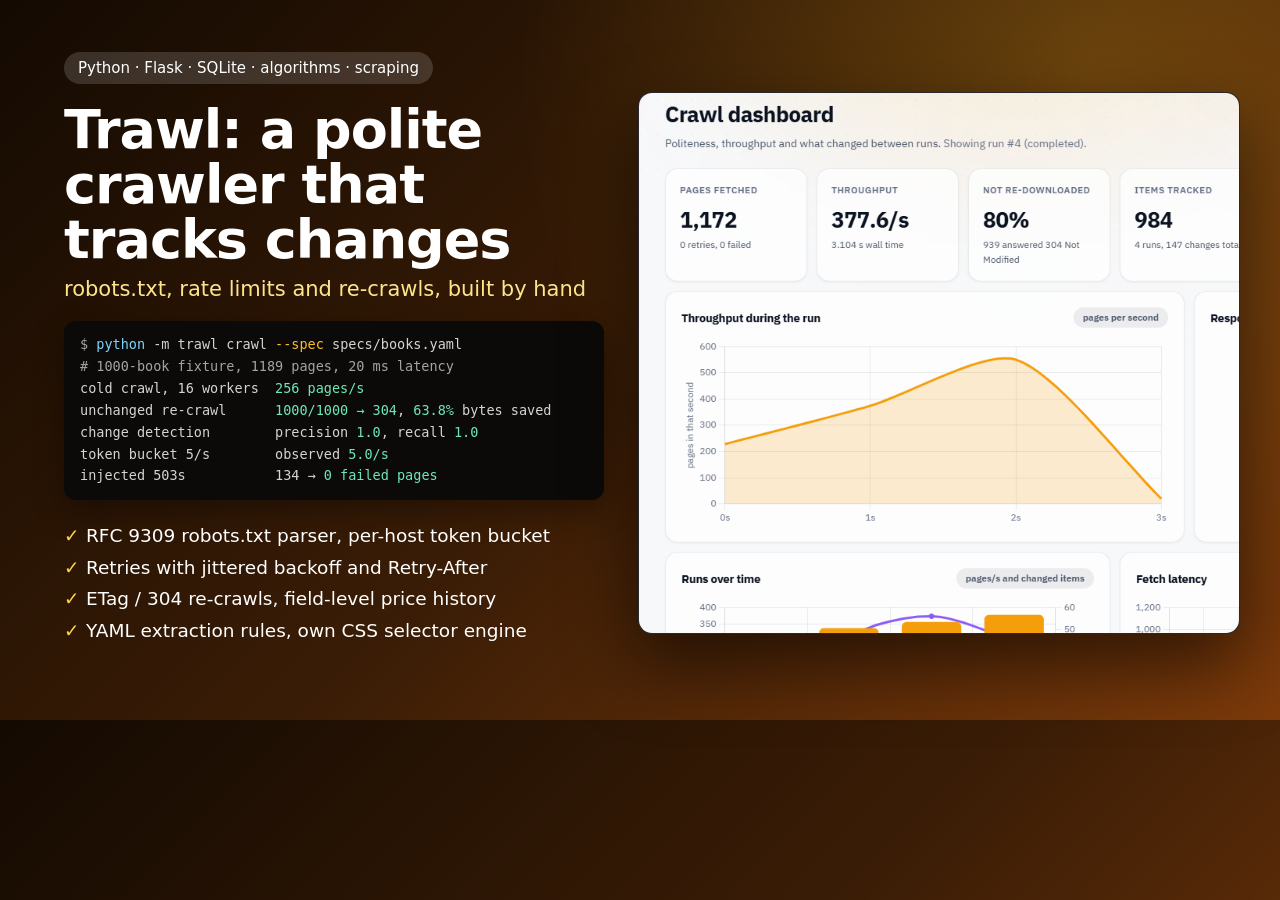
<file: examples/cover.html>
<!doctype html><html><head><meta charset="utf-8"><title>Trawl crawler</title><style>
body { margin:0; width:1280px; height:720px; overflow:hidden; font-family:"Segoe UI",system-ui,sans-serif; background:linear-gradient(135deg,#140a02,#3b1d06 52%,#7c3a0a); color:#fff; position:relative; }
body::after { content:""; position:absolute; inset:0; background:radial-gradient(circle at 85% 10%, rgba(251,191,36,.22), transparent 45%); pointer-events:none; }
.left { position:absolute; left:64px; top:52px; width:540px; z-index:1; }
.badge { display:inline-block; background:rgba(255,255,255,.15); padding:7px 14px; border-radius:99px; font-size:15px; margin-bottom:18px; }
h1 { font-size:54px; line-height:1.02; margin:0 0 10px; letter-spacing:-1px; }
.tag { font-size:21px; color:#fde68a; margin:0 0 20px; }
pre { background:#0c0a09; color:#d6d3d1; border-radius:12px; padding:13px 16px; font:13.5px/1.62 Consolas, monospace; margin:0 0 20px; box-shadow:0 10px 30px rgba(0,0,0,.35); white-space:pre-wrap; }
pre .k { color:#7dd3fc; } pre .w { color:#fbbf24; } pre .g { color:#6ee7b7; } pre .m { color:#a8a29e; }
ul { list-style:none; padding:0; margin:0; font-size:18.5px; line-height:1.7; }
li::before { content:"✓  "; color:#fcd34d; font-weight:700; }
.shot { position:absolute; right:40px; top:92px; width:600px; height:540px; border-radius:14px; overflow:hidden; box-shadow:0 30px 70px rgba(0,0,0,.55); background:#0a0b10; border:1px solid rgba(255,255,255,.12); z-index:1; }
.shot img { width:1000px; display:block; margin-left:-24px; margin-top:-70px; }
</style></head><body>
<div class="left">
  <span class="badge">Python · Flask · SQLite · algorithms · scraping</span>
  <h1>Trawl: a polite crawler that tracks changes</h1>
  <p class="tag">robots.txt, rate limits and re-crawls, built by hand</p>
  <pre><span class="m">$</span> <span class="k">python</span> -m trawl crawl <span class="w">--spec</span> specs/books.yaml
<span class="m"># 1000-book fixture, 1189 pages, 20 ms latency</span>
cold crawl, 16 workers  <span class="g">256 pages/s</span>
unchanged re-crawl      <span class="g">1000/1000 → 304</span>, <span class="g">63.8%</span> bytes saved
change detection        precision <span class="g">1.0</span>, recall <span class="g">1.0</span>
token bucket 5/s        observed <span class="g">5.0/s</span>
injected 503s           134 → <span class="g">0 failed pages</span></pre>
  <ul>
    <li>RFC 9309 robots.txt parser, per-host token bucket</li>
    <li>Retries with jittered backoff and Retry-After</li>
    <li>ETag / 304 re-crawls, field-level price history</li>
    <li>YAML extraction rules, own CSS selector engine</li>
  </ul>
</div>
<div class="shot"><img src="screenshot-dashboard.png" alt=""></div>
</body></html>
</file>
